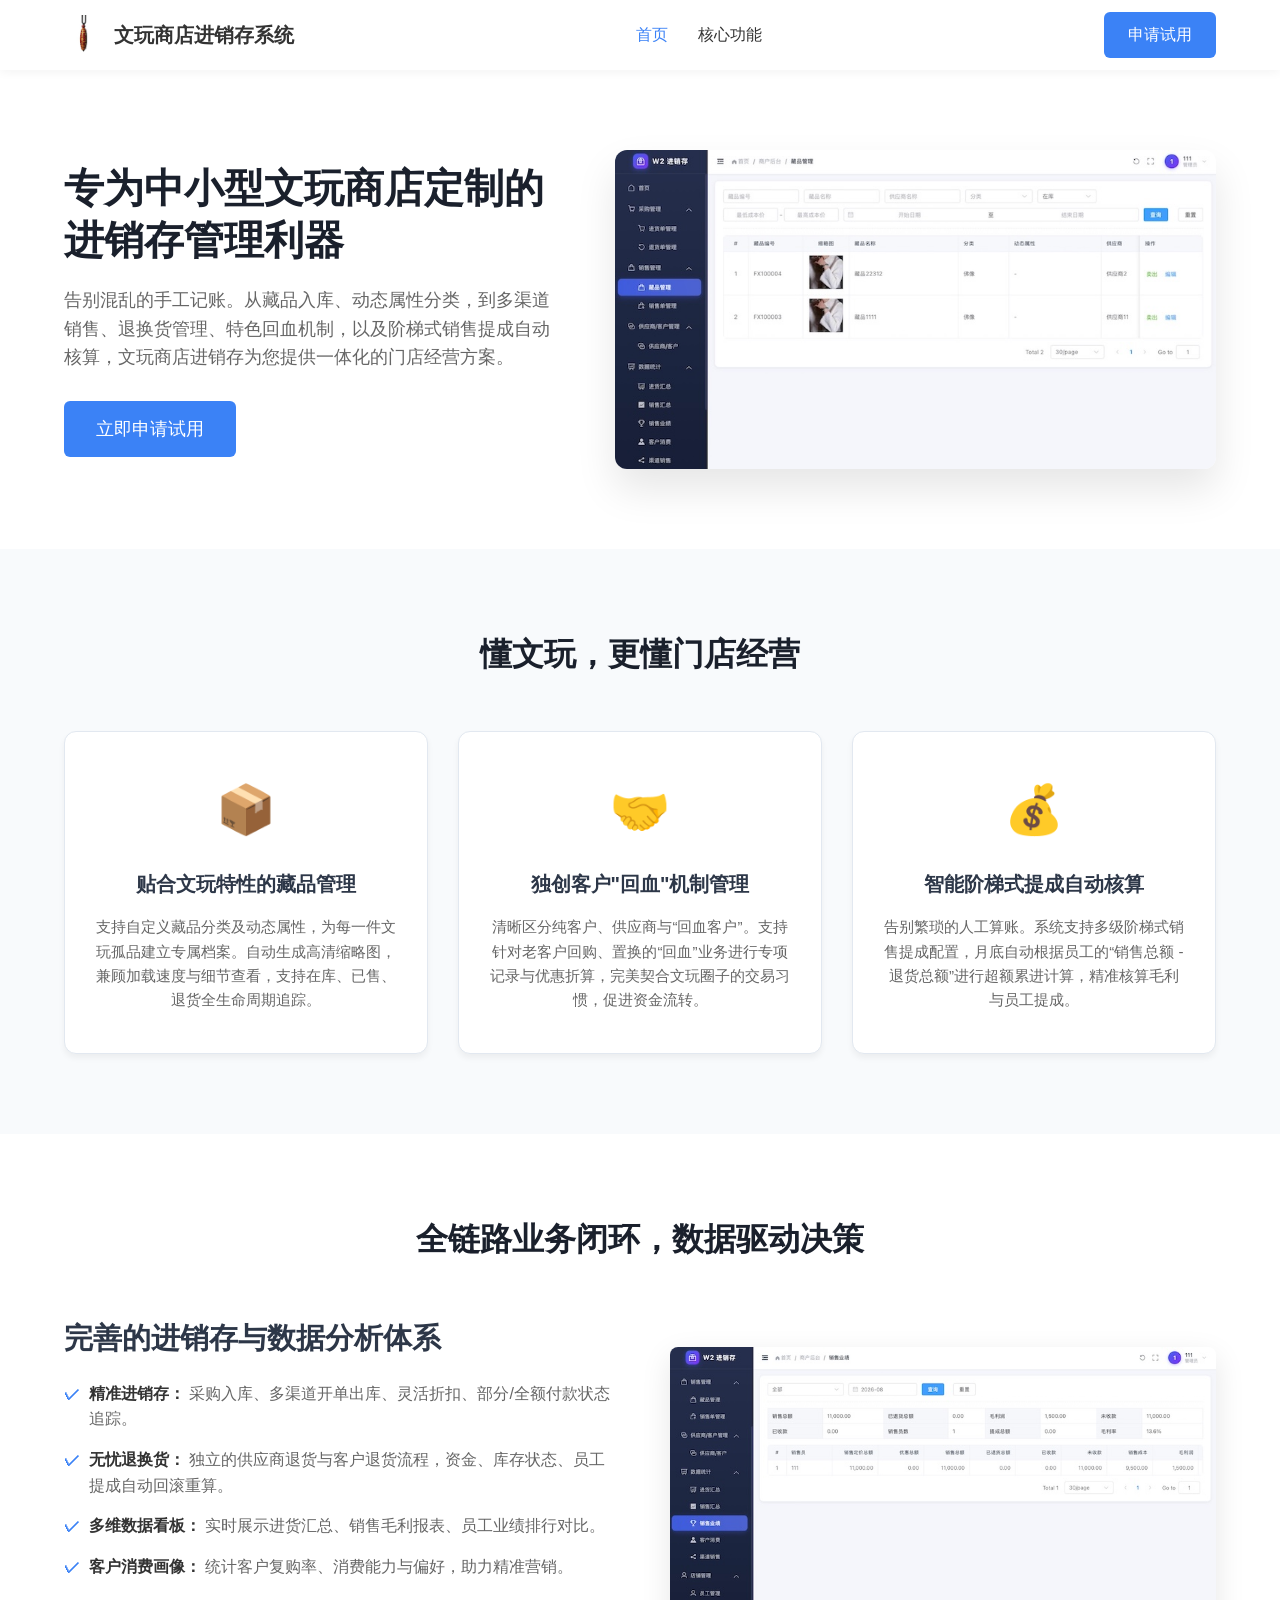
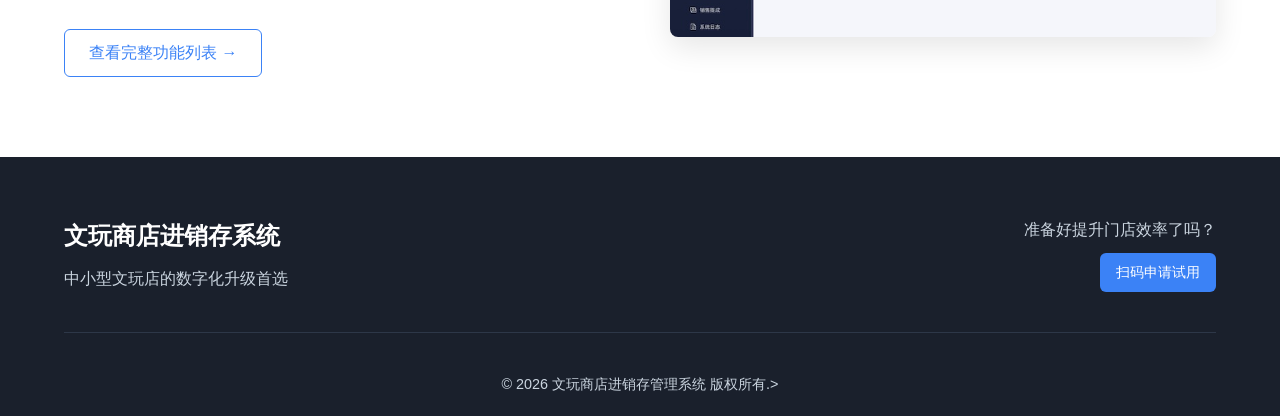
<file: index.html>
<!DOCTYPE html>
<html lang="zh-CN">
<head>
    <meta charset="UTF-8">
    <meta name="viewport" content="width=device-width, initial-scale=1.0">
    <title>文玩商店进销存管理系统 - 专为中小型文玩店打造的藏品管理软件</title>
    <meta name="keywords" content="文玩进销存,文玩店管理系统,藏品管理软件,文玩进销存系统,进销存软件,文玩销售提成系统,文玩回血机制">
    <meta name="description" content="文玩商店进销存管理系统专为中小型文玩商店开发，提供动态藏品属性管理、进销存全链路追踪、特色的客户回血机制、销售提成自动计算、多维度数据报表分析。全站HTTPS加密，安全可靠。立即申请试用！">
    <link rel="stylesheet" href="style.css">
</head>
<body>
    <header class="navbar">
        <div class="container nav-container">
            <div class="logo">
                <img src="logo.jpg" alt="文玩商店进销存系统Logo" class="logo-img">
                <span>文玩商店进销存系统</span>
            </div>
            <nav>
                <ul class="nav-links">
                    <li><a href="index.html" class="active">首页</a></li>
                    <li><a href="features.html">核心功能</a></li>
                </ul>
            </nav>
            <div class="apply-btn-wrapper">
                <a href="javascript:void(0)" class="btn btn-primary apply-btn">申请试用</a>
                <div class="qr-popup">
                    <img src="wechat-qr.jpg" alt="扫码添加客服微信申请试用">
                    <p>扫码添加客服微信</p>
                </div>
            </div>
        </div>
    </header>

    <main>
        <!-- 首屏展示区 -->
        <section class="hero">
            <div class="container hero-container">
                <div class="hero-content">
                    <h1>专为中小型文玩商店定制的进销存管理利器</h1>
                    <p>告别混乱的手工记账。从藏品入库、动态属性分类，到多渠道销售、退换货管理、特色回血机制，以及阶梯式销售提成自动核算，文玩商店进销存为您提供一体化的门店经营方案。</p>
                    <div class="hero-actions">
                        <div class="apply-btn-wrapper">
                            <a href="javascript:void(0)" class="btn btn-primary btn-large apply-btn">立即申请试用</a>
                            <div class="qr-popup">
                                <img src="wechat-qr.jpg" alt="扫码添加客服微信">
                                <p>扫码添加客服微信</p>
                            </div>
                        </div>
                    </div>
                </div>
                <div class="hero-image">
                    <img src="hero-dashboard.jpg" alt="文玩商店进销存管理系统控制台预览" class="dashboard-preview">
                </div>
            </div>
        </section>

        <!-- 核心优势 -->
        <section class="benefits section-bg">
            <div class="container">
                <h2 class="section-title">懂文玩，更懂门店经营</h2>
                <div class="grid-3">
                    <div class="card">
                        <div class="card-icon">📦</div>
                        <h3>贴合文玩特性的藏品管理</h3>
                        <p>支持自定义藏品分类及动态属性，为每一件文玩孤品建立专属档案。自动生成高清缩略图，兼顾加载速度与细节查看，支持在库、已售、退货全生命周期追踪。</p>
                    </div>
                    <div class="card">
                        <div class="card-icon">🤝</div>
                        <h3>独创客户"回血"机制管理</h3>
                        <p>清晰区分纯客户、供应商与“回血客户”。支持针对老客户回购、置换的“回血”业务进行专项记录与优惠折算，完美契合文玩圈子的交易习惯，促进资金流转。</p>
                    </div>
                    <div class="card">
                        <div class="card-icon">💰</div>
                        <h3>智能阶梯式提成自动核算</h3>
                        <p>告别繁琐的人工算账。系统支持多级阶梯式销售提成配置，月底自动根据员工的“销售总额 - 退货总额”进行超额累进计算，精准核算毛利与员工提成。</p>
                    </div>
                </div>
            </div>
        </section>

        <!-- 核心功能概览 -->
        <section class="features-overview">
            <div class="container">
                <h2 class="section-title">全链路业务闭环，数据驱动决策</h2>
                <div class="split-layout">
                    <div class="split-text">
                        <h3>完善的进销存与数据分析体系</h3>
                        <ul>
                            <li><strong>精准进销存：</strong> 采购入库、多渠道开单出库、灵活折扣、部分/全额付款状态追踪。</li>
                            <li><strong>无忧退换货：</strong> 独立的供应商退货与客户退货流程，资金、库存状态、员工提成自动回滚重算。</li>
                            <li><strong>多维数据看板：</strong> 实时展示进货汇总、销售毛利报表、员工业绩排行对比。</li>
                            <li><strong>客户消费画像：</strong> 统计客户复购率、消费能力与偏好，助力精准营销。</li>
                        </ul>
                        <a href="features.html" class="btn btn-secondary mt-20">查看完整功能列表 &rarr;</a>
                    </div>
                    <div class="split-image">
                        <img src="feature-data.jpg" alt="文玩商店进销存数据统计报表展示">
                    </div>
                </div>
            </div>
        </section>
    </main>

    <footer>
        <div class="container footer-container">
            <div class="footer-info">
                <h4>文玩商店进销存系统</h4>
                <p>中小型文玩店的数字化升级首选</p>
            </div>
            <div class="footer-contact">
                <p>准备好提升门店效率了吗？</p>
                <div class="apply-btn-wrapper mt-10">
                    <a href="javascript:void(0)" class="btn btn-primary btn-small apply-btn">扫码申请试用</a>
                    <div class="qr-popup popup-top">
                        <img src="wechat-qr.jpg" alt="客服微信">
                        <p>添加客服微信</p>
                    </div>
                </div>
            </div>
        </div>
        <div class="footer-bottom">
            <p>&copy; 2026 文玩商店进销存管理系统 版权所有.></p>
        </div>
    </footer>
</body>
</html>
</file>
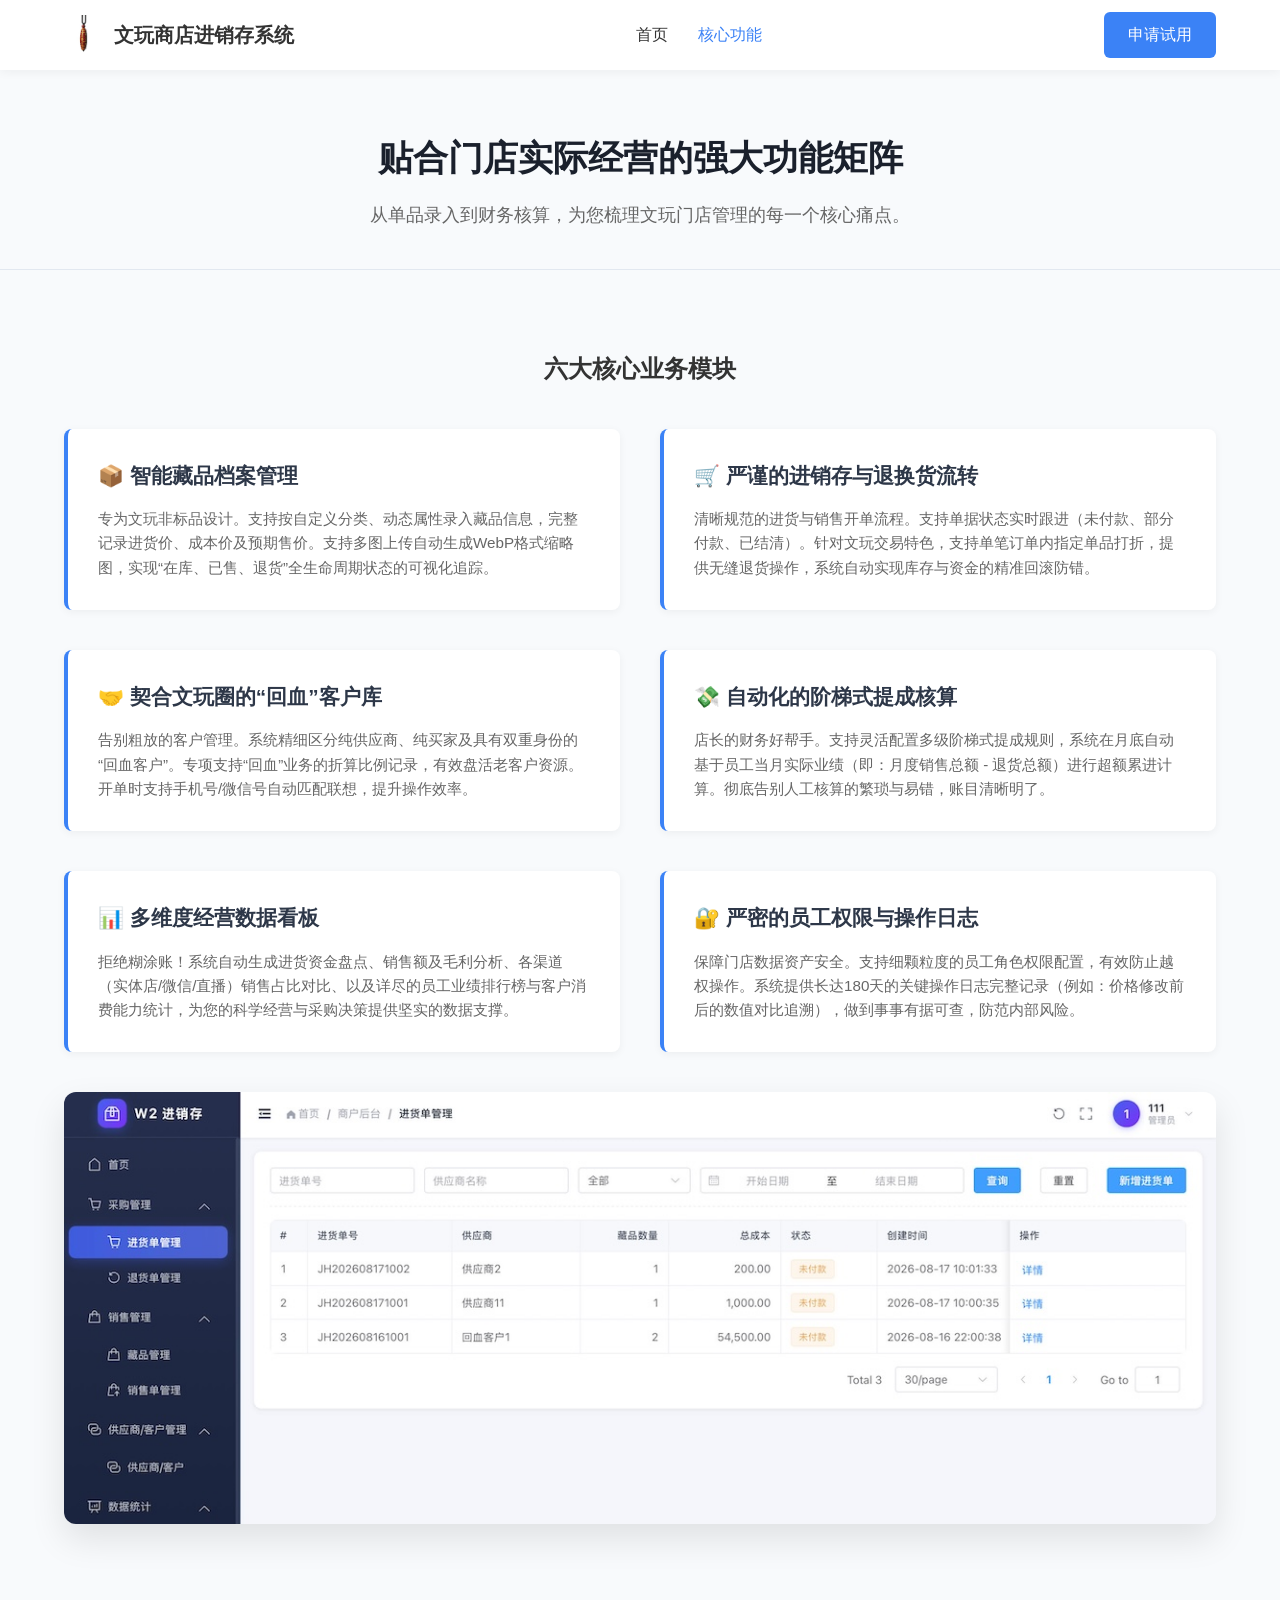
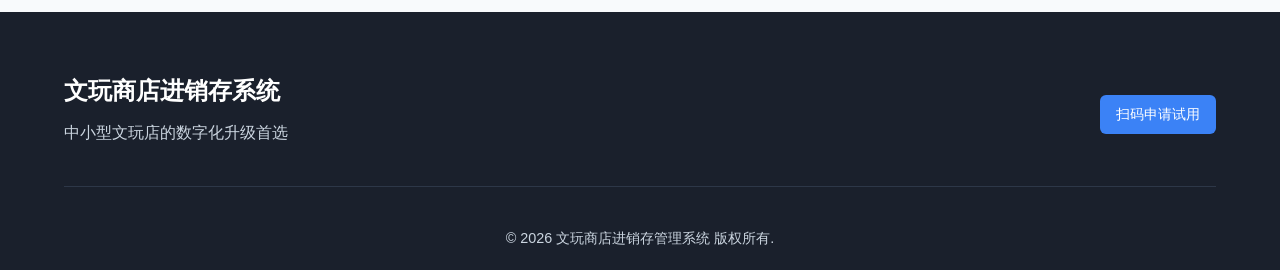
<file: features.html>
<!DOCTYPE html>
<html lang="zh-CN">
<head>
    <meta charset="UTF-8">
    <meta name="viewport" content="width=device-width, initial-scale=1.0">
    <title>核心功能 - 文玩商店进销存管理系统</title>
    <meta name="keywords" content="藏品管理,销售管理,销售提成系统,文玩店员工管理,进货退货管理,回血机制,文玩数据分析">
    <meta name="description" content="详细了解文玩商店进销存管理系统的强大功能。包含智能藏品管理、进销存全流程、客户回血机制、阶梯式提成自动核算及多维度数据统计看板。">
    <link rel="stylesheet" href="style.css">
</head>
<body>
    <header class="navbar">
        <div class="container nav-container">
            <div class="logo">
                <img src="logo.jpg" alt="文玩商店进销存系统Logo" class="logo-img">
                <span>文玩商店进销存系统</span>
            </div>
            <nav>
                <ul class="nav-links">
                    <li><a href="index.html">首页</a></li>
                    <li><a href="features.html" class="active">核心功能</a></li>
                </ul>
            </nav>
            <div class="apply-btn-wrapper">
                <a href="javascript:void(0)" class="btn btn-primary apply-btn">申请试用</a>
                <div class="qr-popup">
                    <img src="wechat-qr.jpg" alt="扫码添加客服微信申请试用">
                    <p>扫码添加客服微信</p>
                </div>
            </div>
        </div>
    </header>

    <main class="page-header">
        <div class="container text-center">
            <h1>贴合门店实际经营的强大功能矩阵</h1>
            <p>从单品录入到财务核算，为您梳理文玩门店管理的每一个核心痛点。</p>
        </div>
    </main>

    <section class="feature-detail section-bg">
        <div class="container">
            <h2 class="text-center mb-40">六大核心业务模块</h2>
            <div class="feature-grid">
                <div class="feature-box">
                    <h3>📦 智能藏品档案管理</h3>
                    <p>专为文玩非标品设计。支持按自定义分类、动态属性录入藏品信息，完整记录进货价、成本价及预期售价。支持多图上传自动生成WebP格式缩略图，实现“在库、已售、退货”全生命周期状态的可视化追踪。</p>
                </div>
                <div class="feature-box">
                    <h3>🛒 严谨的进销存与退换货流转</h3>
                    <p>清晰规范的进货与销售开单流程。支持单据状态实时跟进（未付款、部分付款、已结清）。针对文玩交易特色，支持单笔订单内指定单品打折，提供无缝退货操作，系统自动实现库存与资金的精准回滚防错。</p>
                </div>
                <div class="feature-box">
                    <h3>🤝 契合文玩圈的“回血”客户库</h3>
                    <p>告别粗放的客户管理。系统精细区分纯供应商、纯买家及具有双重身份的“回血客户”。专项支持“回血”业务的折算比例记录，有效盘活老客户资源。开单时支持手机号/微信号自动匹配联想，提升操作效率。</p>
                </div>
                <div class="feature-box">
                    <h3>💸 自动化的阶梯式提成核算</h3>
                    <p>店长的财务好帮手。支持灵活配置多级阶梯式提成规则，系统在月底自动基于员工当月实际业绩（即：月度销售总额 - 退货总额）进行超额累进计算。彻底告别人工核算的繁琐与易错，账目清晰明了。</p>
                </div>
                <div class="feature-box">
                    <h3>📊 多维度经营数据看板</h3>
                    <p>拒绝糊涂账！系统自动生成进货资金盘点、销售额及毛利分析、各渠道（实体店/微信/直播）销售占比对比、以及详尽的员工业绩排行榜与客户消费能力统计，为您的科学经营与采购决策提供坚实的数据支撑。</p>
                </div>
                <div class="feature-box">
                    <h3>🔐 严密的员工权限与操作日志</h3>
                    <p>保障门店数据资产安全。支持细颗粒度的员工角色权限配置，有效防止越权操作。系统提供长达180天的关键操作日志完整记录（例如：价格修改前后的数值对比追溯），做到事事有据可查，防范内部风险。</p>
                </div>
            </div>
            
            <div class="text-center mt-40">
                <img src="feature-core-business.jpg" alt="核心业务流程界面展示" class="feature-large-img">
            </div>
        </div>
    </section>

    <footer>
        <div class="container footer-container">
            <div class="footer-info">
                <h4>文玩商店进销存系统</h4>
                <p>中小型文玩店的数字化升级首选</p>
            </div>
            <div class="footer-contact">
                <div class="apply-btn-wrapper mt-10">
                    <a href="javascript:void(0)" class="btn btn-primary btn-small apply-btn">扫码申请试用</a>
                    <div class="qr-popup popup-top">
                        <img src="wechat-qr.jpg" alt="客服微信">
                        <p>添加客服微信</p>
                    </div>
                </div>
            </div>
        </div>
        <div class="footer-bottom">
            <p>&copy; 2026 文玩商店进销存管理系统 版权所有.</p>
        </div>
    </footer>
</body>
</html>
</file>
<file: style.css>
/* 基础变量 */
:root {
    --primary-color: #3b82f6; /* 科技蓝，更适合企业应用 */
    --primary-dark: #2563eb;
    --text-color: #333333;
    --text-light: #666666;
    --bg-color: #ffffff;
    --section-bg: #f8fafc; /* 非常浅的灰蓝背景，显专业 */
    --border-color: #e2e8f0;
}

/* 全局重置与基础样式 */
* {
    margin: 0;
    padding: 0;
    box-sizing: border-box;
}

body {
    font-family: -apple-system, BlinkMacSystemFont, "Segoe UI", Roboto, "Helvetica Neue", Arial, sans-serif;
    line-height: 1.6;
    color: var(--text-color);
    background-color: var(--bg-color);
}

.container {
    width: 90%;
    max-width: 1200px;
    margin: 0 auto;
}

a {
    text-decoration: none;
    color: var(--primary-color);
    transition: color 0.3s;
}

a:hover {
    color: var(--primary-dark);
}

ul {
    list-style: none;
}

/* 按钮样式 */
.btn {
    display: inline-block;
    padding: 10px 24px;
    border-radius: 6px;
    font-weight: 500;
    text-align: center;
    cursor: pointer;
    transition: background-color 0.3s, transform 0.2s;
}

.btn-primary {
    background-color: var(--primary-color);
    color: white !important;
    border: none;
}

.btn-primary:hover {
    background-color: var(--primary-dark);
    transform: translateY(-2px);
}

.btn-secondary {
    background-color: transparent;
    color: var(--primary-color) !important;
    border: 1px solid var(--primary-color);
}

.btn-secondary:hover {
    background-color: var(--primary-color);
    color: white !important;
}

.btn-large {
    padding: 14px 32px;
    font-size: 1.1rem;
}

.btn-small {
    padding: 8px 16px;
    font-size: 0.9rem;
}

/* 辅助类 */
.text-center { text-align: center; }
.mt-10 { margin-top: 10px; }
.mt-20 { margin-top: 20px; }
.mt-40 { margin-top: 40px; }
.mb-40 { margin-bottom: 40px; }
.section-bg { background-color: var(--section-bg); }

/* 导航栏 */
.navbar {
    background-color: var(--bg-color);
    box-shadow: 0 2px 10px rgba(0,0,0,0.05);
    position: sticky;
    top: 0;
    z-index: 100;
}

.nav-container {
    display: flex;
    justify-content: space-between;
    align-items: center;
    height: 70px;
}

.logo {
    display: flex;
    align-items: center;
    gap: 10px;
    font-size: 1.25rem;
    font-weight: bold;
    color: var(--text-color);
}

.logo-img {
    height: 40px;
    width: auto;
}

.nav-links {
    display: flex;
    gap: 30px;
}

.nav-links a {
    color: var(--text-color);
    font-weight: 500;
}

.nav-links a:hover, .nav-links a.active {
    color: var(--primary-color);
}

/* 微信二维码悬浮弹窗 */
.apply-btn-wrapper {
    position: relative;
    display: inline-block;
}

.qr-popup {
    display: none;
    position: absolute;
    top: 100%;
    left: 50%;
    transform: translateX(-50%);
    margin-top: 10px;
    background: white;
    padding: 15px;
    border-radius: 8px;
    box-shadow: 0 4px 20px rgba(0,0,0,0.15);
    z-index: 10;
    text-align: center;
    min-width: 150px;
}

.qr-popup.popup-top {
    top: auto;
    bottom: 100%;
    margin-top: 0;
    margin-bottom: 10px;
}

.qr-popup::before {
    content: '';
    position: absolute;
    top: -8px;
    left: 50%;
    transform: translateX(-50%);
    border-width: 0 8px 8px 8px;
    border-style: solid;
    border-color: transparent transparent white transparent;
}

.qr-popup.popup-top::before {
    top: auto;
    bottom: -8px;
    border-width: 8px 8px 0 8px;
    border-color: white transparent transparent transparent;
}

.qr-popup img {
    width: 120px;
    height: 120px;
    margin-bottom: 8px;
}

.qr-popup p {
    font-size: 0.85rem;
    color: var(--text-light);
    margin: 0;
}

.apply-btn-wrapper:hover .qr-popup {
    display: block;
    animation: fadeIn 0.3s ease-out;
}

@keyframes fadeIn {
    from { opacity: 0; transform: translate(-50%, 10px); }
    to { opacity: 1; transform: translate(-50%, 0); }
}

/* 首页 Hero 区域 */
.hero {
    padding: 80px 0;
}

.hero-container {
    display: flex;
    align-items: center;
    gap: 50px;
}

.hero-content {
    flex: 1;
}

.hero-content h1 {
    font-size: 2.5rem;
    line-height: 1.3;
    margin-bottom: 20px;
    color: #1a202c;
}

.hero-content p {
    font-size: 1.1rem;
    color: var(--text-light);
    margin-bottom: 30px;
}

.hero-image {
    flex: 1.2;
    display: flex;
    justify-content: center;
}

.dashboard-preview {
    max-width: 100%;
    height: auto;
    border-radius: 12px;
    box-shadow: 0 20px 40px rgba(0,0,0,0.1);
}

/* 三列网格 */
.benefits {
    padding: 80px 0;
}

.section-title {
    text-align: center;
    font-size: 2rem;
    margin-bottom: 50px;
    color: #1a202c;
}

.grid-3 {
    display: grid;
    grid-template-columns: repeat(auto-fit, minmax(300px, 1fr));
    gap: 30px;
}

.card {
    background: white;
    padding: 40px 30px;
    border-radius: 12px;
    text-align: center;
    box-shadow: 0 4px 6px rgba(0,0,0,0.05);
    transition: transform 0.3s, box-shadow 0.3s;
    border: 1px solid var(--border-color);
}

.card:hover {
    transform: translateY(-5px);
    box-shadow: 0 10px 20px rgba(0,0,0,0.08);
}

.card-icon {
    font-size: 3rem;
    margin-bottom: 20px;
}

.card h3 {
    font-size: 1.25rem;
    margin-bottom: 15px;
    color: #2d3748;
}

.card p {
    color: var(--text-light);
    font-size: 0.95rem;
}

/* 功能概览图文对半 */
.features-overview {
    padding: 80px 0;
}

.split-layout {
    display: flex;
    align-items: center;
    gap: 60px;
}

.split-text {
    flex: 1;
}

.split-text h3 {
    font-size: 1.8rem;
    margin-bottom: 20px;
    color: #2d3748;
}

.split-text ul {
    margin-bottom: 30px;
}

.split-text li {
    margin-bottom: 15px;
    padding-left: 25px;
    position: relative;
    color: var(--text-light);
}

.split-text li::before {
    content: '✓';
    position: absolute;
    left: 0;
    color: var(--primary-color);
    font-weight: bold;
}

.split-text strong {
    color: var(--text-color);
}

.split-image {
    flex: 1;
}

.split-image img {
    max-width: 100%;
    border-radius: 8px;
    box-shadow: 0 10px 30px rgba(0,0,0,0.1);
}

/* 核心功能页表头 */
.page-header {
    background-color: var(--section-bg);
    padding: 60px 0 40px;
    border-bottom: 1px solid var(--border-color);
}

.page-header h1 {
    font-size: 2.2rem;
    margin-bottom: 15px;
    color: #1a202c;
}

.page-header p {
    font-size: 1.1rem;
    color: var(--text-light);
    max-width: 700px;
    margin: 0 auto;
}

/* 核心功能详情网格 */
.feature-detail {
    padding: 80px 0;
}

.feature-grid {
    display: grid;
    grid-template-columns: repeat(auto-fit, minmax(450px, 1fr));
    gap: 40px;
}

.feature-box {
    background: white;
    padding: 30px;
    border-radius: 8px;
    border-left: 4px solid var(--primary-color);
    box-shadow: 0 2px 8px rgba(0,0,0,0.05);
}

.feature-box h3 {
    font-size: 1.3rem;
    margin-bottom: 15px;
    color: #2d3748;
    display: flex;
    align-items: center;
    gap: 10px;
}

.feature-box p {
    color: var(--text-light);
    font-size: 0.95rem;
}

.feature-large-img {
    max-width: 100%;
    border-radius: 12px;
    box-shadow: 0 15px 35px rgba(0,0,0,0.1);
}

/* 页脚 */
footer {
    background-color: #1a202c;
    color: #cbd5e0;
    padding: 60px 0 20px;
}

.footer-container {
    display: flex;
    justify-content: space-between;
    align-items: center;
    margin-bottom: 40px;
    padding-bottom: 40px;
    border-bottom: 1px solid #2d3748;
}

.footer-info h4 {
    color: white;
    font-size: 1.5rem;
    margin-bottom: 10px;
}

.footer-contact {
    text-align: right;
}

.footer-bottom {
    text-align: center;
    font-size: 0.9rem;
}

.footer-bottom a {
    color: #cbd5e0;
}

.footer-bottom a:hover {
    color: white;
}

/* 响应式设计 */
@media (max-width: 992px) {
    .hero-container, .split-layout {
        flex-direction: column;
        text-align: center;
    }
    
    .split-text li {
        text-align: left;
    }

    .footer-container {
        flex-direction: column;
        text-align: center;
        gap: 30px;
    }

    .footer-contact {
        text-align: center;
    }
}

@media (max-width: 768px) {
    .nav-container {
        flex-direction: column;
        height: auto;
        padding: 15px 0;
        gap: 15px;
    }
    
    .hero-content h1 {
        font-size: 2rem;
    }
    
    .feature-grid {
        grid-template-columns: 1fr;
    }
}
</file>
